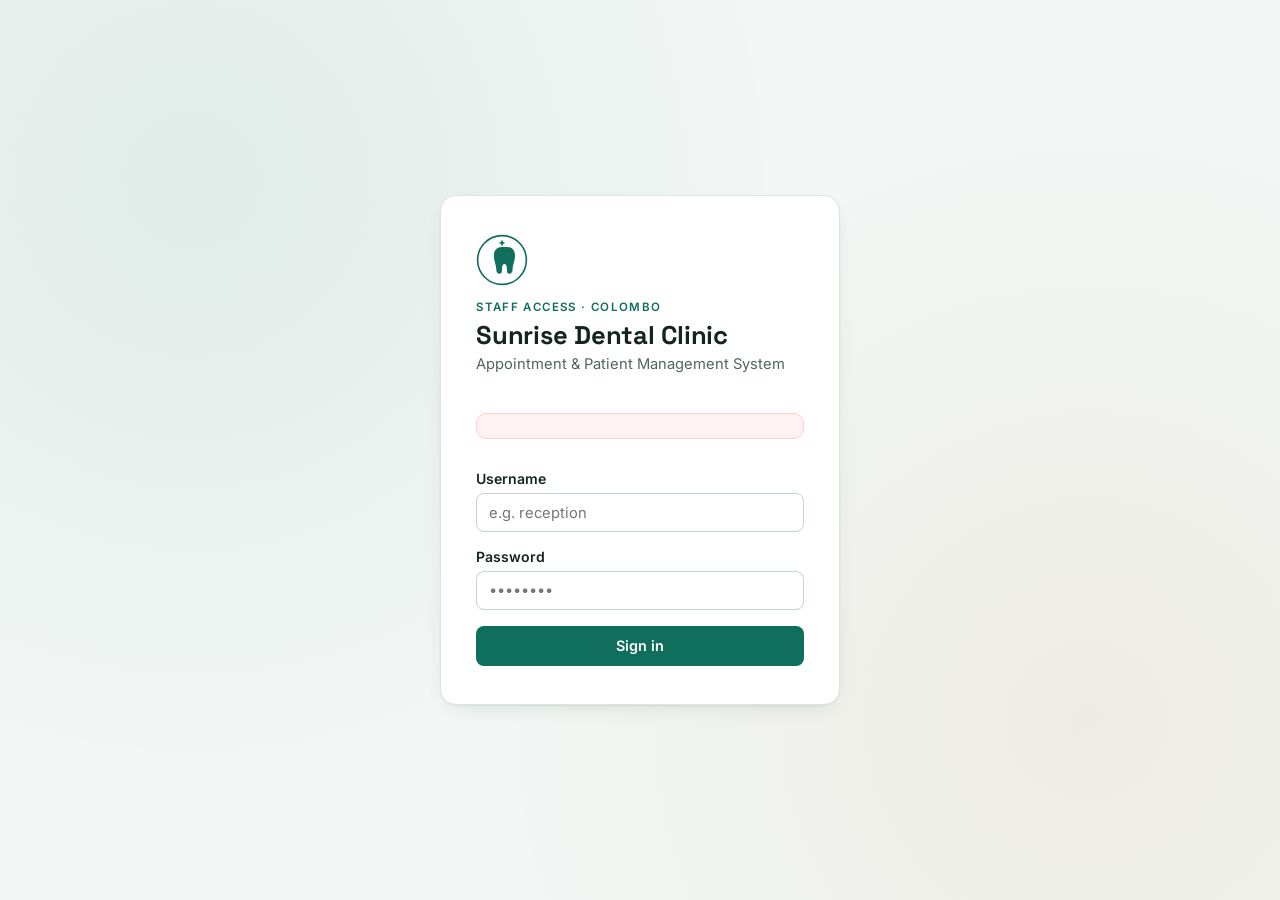
<file: src/main/webapp/index.html>
<!DOCTYPE html>
<html lang="en">
<head>
<meta charset="UTF-8">
<meta name="viewport" content="width=device-width, initial-scale=1.0">
<title>Sunrise Dental Clinic — Appointment &amp; Patient Management</title>
<link rel="preconnect" href="https://fonts.googleapis.com">
<link href="https://fonts.googleapis.com/css2?family=Space+Grotesk:wght@500;600;700&family=Inter:wght@400;500;600;700&family=JetBrains+Mono:wght@500;600&display=swap" rel="stylesheet">
<link rel="stylesheet" href="style.css">
</head>
<body>

<!-- ======================= TOAST ======================= -->
<div id="toastHost" class="toast-host" aria-live="polite"></div>

<!-- ======================= LOGIN SCREEN ======================= -->
<section id="loginScreen" class="login-screen">
  <div class="login-panel">
    <div class="brand-mark" aria-hidden="true">
      <svg viewBox="0 0 64 64" width="52" height="52">
        <circle cx="32" cy="32" r="30" fill="none" stroke="currentColor" stroke-width="2"/>
        <path d="M32 16c-6 0-10 4-10 10 0 8 3 11 3 18 0 3 2 5 4 5s3-2 3-6 1-6 3-6 3 2 3 6 1 6 3 6 4-2 4-5c0-7 3-10 3-18 0-6-4-10-10-10z" fill="currentColor"/>
        <line x1="32" y1="8" x2="32" y2="14" stroke="currentColor" stroke-width="2"/>
        <line x1="29" y1="11" x2="35" y2="11" stroke="currentColor" stroke-width="2"/>
      </svg>
    </div>
    <p class="eyebrow">Staff access · Colombo</p>
    <h1>Sunrise Dental Clinic</h1>
    <p class="login-sub">Appointment &amp; Patient Management System</p>

    <form id="loginForm" class="login-form" action="/Sunrise-Dental/login" method="POST">
      <div id="loginMessage" class="login-message" ></div>


      <label class="field">
        <span class="field-label">Username</span>
        <input type="text" id="loginUsername"  name="username" autocomplete="username" placeholder="e.g. reception" required>
      </label>
      <label class="field">
        <span class="field-label">Password</span>
        <input type="password" id="loginPassword"  name="password" autocomplete="current-password" placeholder="••••••••" required>
      </label>
      <button type="submit" class="btn btn-primary btn-block">Sign in</button>
    </form>

    
  </div>
</section>
<script>
  document.getElementById("loginForm").addEventListener("submit", function(e) {

    e.preventDefault();

    const username = document.getElementById("loginUsername").value;
    const password = document.getElementById("loginPassword").value;

    const message = document.getElementById("loginMessage");

    fetch("login", {
      method: "POST",
      headers: {
        "Content-Type": "application/x-www-form-urlencoded"
      },
      body: new URLSearchParams({
        username: username,
        password: password
      })
    })
            .then(response => response.json())
            .then(data => {

              if (data.success) {

                message.innerHTML =
                        '<div class="alert alert-success">Login Successful!</div>';

                setTimeout(function() {

                  if (data.role === "admin") {
                    window.location.href = "admin-dashboard.html";
                  } else {
                    window.location.href = "staff_dashboard.html";
                  }

                }, 1000);

              } else {

                message.className = "login-message error";
                message.innerHTML = "⚠ Invalid Username or Password";
              }

            })
            .catch(error => {

              console.error(error);

              message.innerHTML =
                      '<div class="alert alert-danger">Something went wrong. Please try again.</div>';
            });
  });
</script>
</body>
</html>
</file>
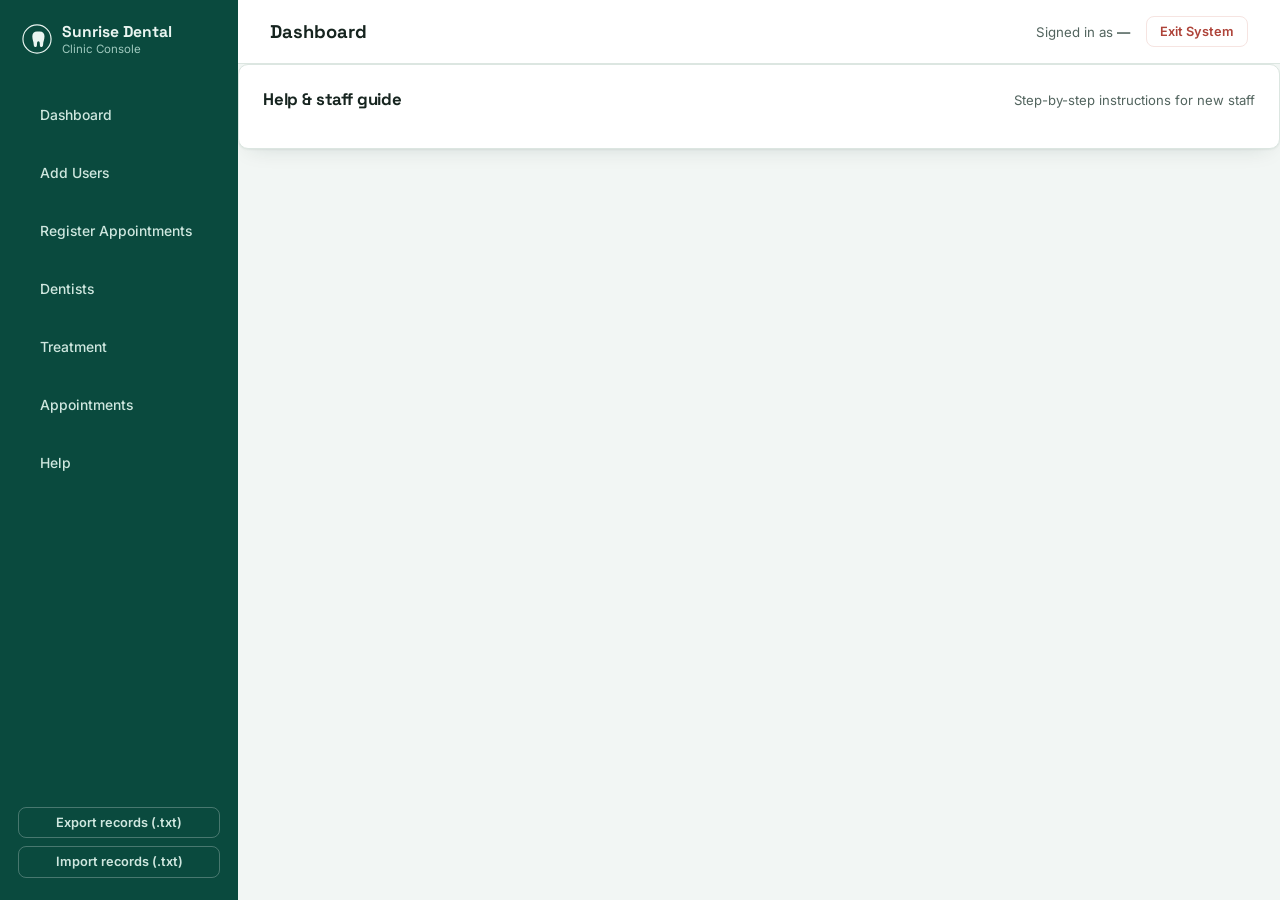
<file: src/main/webapp/admin-help.html>
<!DOCTYPE html>
<html lang="en">
<head>
    <meta charset="UTF-8">
    <meta name="viewport" content="width=device-width, initial-scale=1.0">
    <title>Sunrise Dental Clinic — Appointment &amp; Patient Management</title>
    <link rel="preconnect" href="https://fonts.googleapis.com">
    <link href="https://fonts.googleapis.com/css2?family=Space+Grotesk:wght@500;600;700&family=Inter:wght@400;500;600;700&family=JetBrains+Mono:wght@500;600&display=swap" rel="stylesheet">
    <link rel="stylesheet" href="style.css">
</head>
<body>
<!-- ======================= TOAST ======================= -->
<div id="toastHost" class="toast-host" aria-live="polite"></div>
<!-- ======================= APP SHELL ======================= -->
<div id="appShell" class="app-shell">


    <aside class="sidebar">
        <div class="sidebar-brand">
            <svg viewBox="0 0 64 64" width="30" height="30" aria-hidden="true">
                <circle cx="32" cy="32" r="30" fill="none" stroke="currentColor" stroke-width="2.5"/>
                <path d="M32 16c-6 0-10 4-10 10 0 8 3 11 3 18 0 3 2 5 4 5s3-2 3-6 1-6 3-6 3 2 3 6 1 6 3 6 4-2 4-5c0-7 3-10 3-18 0-6-4-10-10-10z" fill="currentColor"/>
            </svg>
            <div>
                <strong>Sunrise Dental</strong>
                <span>Clinic Console</span>
            </div>
        </div>

        <nav class="sidebar-nav" id="sidebarNav">
            <button class="nav-item"><a href="admin-dashboard.html" class="nav-item active">Dashboard</a></button>
            <button class="nav-item"><a href="users.html" class="nav-item active">Add Users</a>
            </button>
            <button class="nav-item"><a href="admin-registerAppoinment.html" class="nav-item active">Register Appointments</a></button>
            <button class="nav-item" data-view="register"><a href="admin-dentist.html" class="nav-item active">Dentists</a>
            </button>
            <button class="nav-item" data-view="register"><a href="admin-treatment.html" class="nav-item active">Treatment</a>
            </button>
            <button class="nav-item" data-view="all"><a href="admin-appointments.html" class="nav-item active">Appointments</a>
            </button>

            <button class="nav-item" data-view="help"><a href="admin-help.html" class="nav-item active">Help</a>
            </button>
        </nav>

        <div class="sidebar-footer">
            <button id="exportBtn" class="btn btn-ghost btn-small btn-block">Export records (.txt)</button>
            <label class="btn btn-ghost btn-small btn-block file-import">
                Import records (.txt)
                <input type="file" id="importFile" accept=".txt,.csv" hidden>
            </label>
        </div>
    </aside>

    <div class="main-col">
        <header class="topbar">
            <div class="topbar-title" id="viewTitle">Dashboard</div>
            <div class="topbar-right">
                <span class="staff-chip">Signed in as <strong id="staffName">—</strong></span>
                <button id="exitBtn" class="btn btn-danger-outline btn-small">Exit System</button>
            </div>
        </header>

        <!-- ---------- HELP ---------- -->
        <section class="view" id="view-help" >
            <div class="panel">
                <div class="panel-head">
                    <h2>Help &amp; staff guide</h2>
                    <span class="panel-sub">Step-by-step instructions for new staff</span>
                </div>
                <ol class="help-steps" id="helpSteps"></ol>
            </div>
        </section>

    </div>
</div>
</body>
</html>
</file>
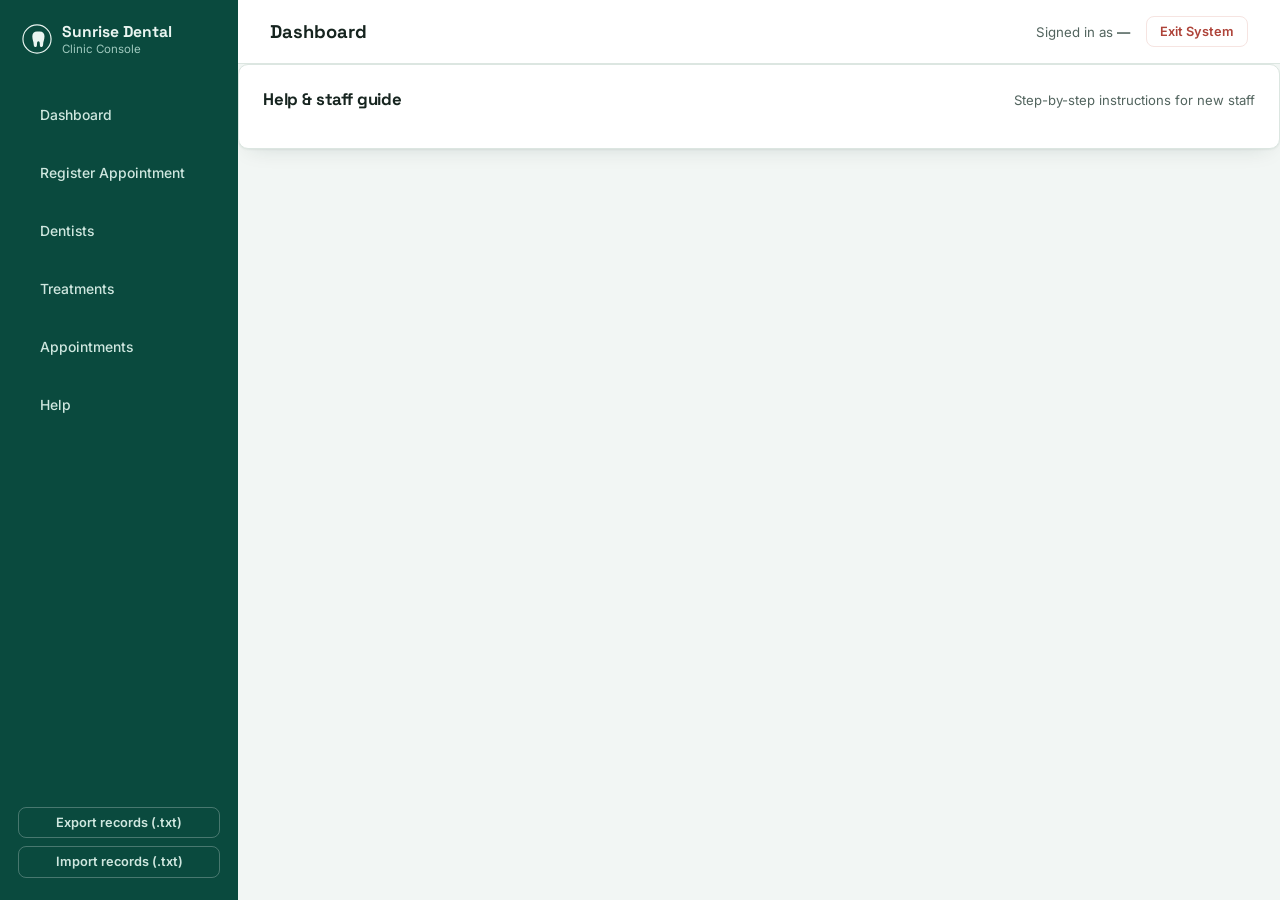
<file: src/main/webapp/staff-help.html>
<!DOCTYPE html>
<html lang="en">
<head>
    <meta charset="UTF-8">
    <meta name="viewport" content="width=device-width, initial-scale=1.0">
    <title>Sunrise Dental Clinic — Appointment &amp; Patient Management</title>
    <link rel="preconnect" href="https://fonts.googleapis.com">
    <link href="https://fonts.googleapis.com/css2?family=Space+Grotesk:wght@500;600;700&family=Inter:wght@400;500;600;700&family=JetBrains+Mono:wght@500;600&display=swap" rel="stylesheet">
    <link rel="stylesheet" href="style.css">
</head>
<body>
<!-- ======================= TOAST ======================= -->
<div id="toastHost" class="toast-host" aria-live="polite"></div>
<!-- ======================= APP SHELL ======================= -->
<div id="appShell" class="app-shell">


    <aside class="sidebar">
        <div class="sidebar-brand">
            <svg viewBox="0 0 64 64" width="30" height="30" aria-hidden="true">
                <circle cx="32" cy="32" r="30" fill="none" stroke="currentColor" stroke-width="2.5"/>
                <path d="M32 16c-6 0-10 4-10 10 0 8 3 11 3 18 0 3 2 5 4 5s3-2 3-6 1-6 3-6 3 2 3 6 1 6 3 6 4-2 4-5c0-7 3-10 3-18 0-6-4-10-10-10z" fill="currentColor"/>
            </svg>
            <div>
                <strong>Sunrise Dental</strong>
                <span>Clinic Console</span>
            </div>
        </div>

        <nav class="sidebar-nav" id="sidebarNav">
            <button class="nav-item"><a href="staff_dashboard.html" class="nav-item active">Dashboard</a></button>
            <button class="nav-item"><a href="staff-registerAppoinment.html" class="nav-item active">Register Appointment</a></button>
            <button class="nav-item" data-view="register"><a href="staff-dentist.html" class="nav-item active">Dentists</a>
            </button>
            <button class="nav-item" data-view="register"><a href="staff-treatment.html" class="nav-item active">Treatments</a>
            </button>
            <button class="nav-item" data-view="all"><a href="staff-appointment.html" class="nav-item active">Appointments</a>
            </button>
            <button class="nav-item" data-view="help"><a href="staff-help.html" class="nav-item active">Help</a></button>
        </nav>

        <div class="sidebar-footer">
            <button id="exportBtn" class="btn btn-ghost btn-small btn-block">Export records (.txt)</button>
            <label class="btn btn-ghost btn-small btn-block file-import">
                Import records (.txt)
                <input type="file" id="importFile" accept=".txt,.csv" hidden>
            </label>
        </div>
    </aside>

    <div class="main-col">
        <header class="topbar">
            <div class="topbar-title" id="viewTitle">Dashboard</div>
            <div class="topbar-right">
                <span class="staff-chip">Signed in as <strong id="staffName">—</strong></span>
                <button id="exitBtn" class="btn btn-danger-outline btn-small">Exit System</button>
            </div>
        </header>

<!-- ---------- HELP ---------- -->
<section class="view" id="view-help" >
    <div class="panel">
        <div class="panel-head">
            <h2>Help &amp; staff guide</h2>
            <span class="panel-sub">Step-by-step instructions for new staff</span>
        </div>
        <ol class="help-steps" id="helpSteps"></ol>
    </div>
</section>

</div>
</div>
</body>
</html>
</file>
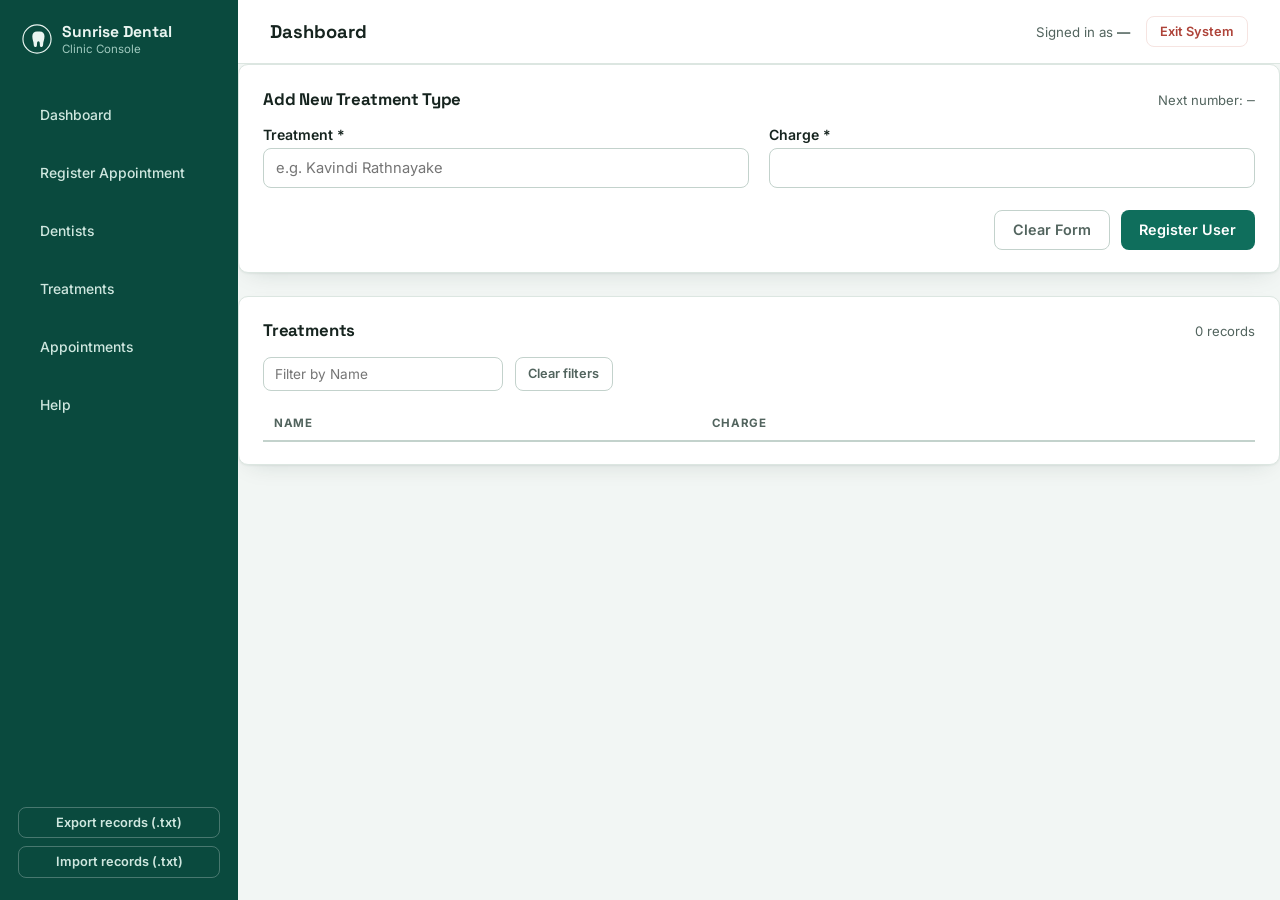
<file: src/main/webapp/staff-treatment.html>
<!DOCTYPE html>
<html lang="en">
<head>
    <meta charset="UTF-8">
    <meta name="viewport" content="width=device-width, initial-scale=1.0">
    <title>ManageTreatments</title>
    <link rel="preconnect" href="https://fonts.googleapis.com">
    <link href="https://fonts.googleapis.com/css2?family=Space+Grotesk:wght@500;600;700&family=Inter:wght@400;500;600;700&family=JetBrains+Mono:wght@500;600&display=swap" rel="stylesheet">
    <link rel="stylesheet" href="style.css">
</head>
<body>

<!-- ======================= TOAST ======================= -->
<div id="toastHost" class="toast-host" aria-live="polite"></div>
<!-- ======================= APP SHELL ======================= -->
<div id="appShell" class="app-shell">


    <aside class="sidebar">
        <div class="sidebar-brand">
            <svg viewBox="0 0 64 64" width="30" height="30" aria-hidden="true">
                <circle cx="32" cy="32" r="30" fill="none" stroke="currentColor" stroke-width="2.5"/>
                <path d="M32 16c-6 0-10 4-10 10 0 8 3 11 3 18 0 3 2 5 4 5s3-2 3-6 1-6 3-6 3 2 3 6 1 6 3 6 4-2 4-5c0-7 3-10 3-18 0-6-4-10-10-10z" fill="currentColor"/>
            </svg>
            <div>
                <strong>Sunrise Dental</strong>
                <span>Clinic Console</span>
            </div>
        </div>

        <nav class="sidebar-nav" id="sidebarNav">
            <button class="nav-item"><a href="staff_dashboard.html" class="nav-item active">Dashboard</a></button>
            <button class="nav-item"><a href="staff-registerAppoinment.html" class="nav-item active">Register Appointment</a></button>
            <button class="nav-item" data-view="register"><a href="staff-dentist.html" class="nav-item active">Dentists</a>
            </button>
            <button class="nav-item" data-view="register"><a href="staff-treatment.html" class="nav-item active">Treatments</a>
            </button>
            <button class="nav-item" data-view="all"><a href="staff-appointment.html" class="nav-item active">Appointments</a>
            </button>
            <button class="nav-item" data-view="help"><a href="staff-help.html" class="nav-item active">Help</a></button>
        </nav>

        <div class="sidebar-footer">
            <button id="exportBtn" class="btn btn-ghost btn-small btn-block">Export records (.txt)</button>
            <label class="btn btn-ghost btn-small btn-block file-import">
                Import records (.txt)
                <input type="file" id="importFile" accept=".txt,.csv" hidden>
            </label>
        </div>
    </aside>

    <div class="main-col">
        <header class="topbar">
            <div class="topbar-title" id="viewTitle">Dashboard</div>
            <div class="topbar-right">
                <span class="staff-chip">Signed in as <strong id="staffName">—</strong></span>
                <button id="exitBtn" class="btn btn-danger-outline btn-small">Exit System</button>
            </div>
        </header>

        <!-- ---------- REGISTER ---------- -->
        <section class="view" id="view-register">
            <div class="panel">
                <div class="panel-head">
                    <h2>Add New Treatment Type</h2>
                    <span class="panel-sub">Next number: <span class="mono" id="nextApptNo">—</span></span>
                </div>

                <form action="/Sunrise-Dental/treatment" method="POST" class="grid-form">

                    <!-- FULL NAME -->
                    <label class="field">
                        <span class="field-label">Treatment *</span>

                        <input type="text"
                               id="name"
                               name="name"
                               placeholder="e.g. Kavindi Rathnayake"
                        >

                    </label>

                    <!-- CONTACT -->
                    <label class="field">
                        <span class="field-label">Charge *</span>

                        <input type="tel"
                               id="username"
                               name="charge"
                               placeholder=""
                        >

                    </label>


                    <!-- BUTTONS -->
                    <div class="form-actions field-wide">

                        <button type="reset"
                                class="btn btn-ghost">
                            Clear Form
                        </button>

                        <button type="submit"
                                class="btn btn-primary">
                            Register User
                        </button>

                    </div>

                </form>
            </div>
        </section>

        <!-- ---------- ALL DENTISTS ---------- -->
        <section class="view" id="view-all" >
            <div class="panel">
                <div class="panel-head">
                    <h2>Treatments</h2>
                    <span class="panel-sub" id="allCount">0 records</span>
                </div>
                <div class="table-filters">
                    <input type="text" id="filterDentist" placeholder="Filter by Name">

                    <button id="clearFilters" class="btn btn-ghost btn-small">Clear filters</button>
                </div>
                <div class="table-wrap">
                    <table class="data-table" >
                        <thead>
                        <tr>
                            <th>Name</th><th>Charge</th>
                        </tr>
                        </thead>
                        <tbody id="allTableBody"></tbody>
                    </table>
                </div>
            </div>
        </section>
    </div>
</div>
</body>
</html>
</file>
<file: src/main/webapp/style.css>
/* ==========================================================================
   Sunrise Dental Clinic — Design tokens
   Palette: clinical porcelain + deep surgical teal + warm amber accent.
   Type: Space Grotesk (structural headings) / Inter (data-dense body) /
         JetBrains Mono (chart numbers, currency, IDs).
   ========================================================================== */
:root{
  --porcelain:#F2F6F4;
  --panel:#FFFFFF;
  --ink:#16241F;
  --ink-soft:#52645E;
  --ink-faint:#8A9A94;
  --teal:#0F6E5C;
  --teal-deep:#0A4A3E;
  --teal-soft:#E1F1EC;
  --amber:#B8722A;
  --amber-soft:#F7E9D8;
  --brick:#AE4339;
  --brick-soft:#F6E4E1;
  --line:#DCE6E1;
  --line-strong:#C3D2CC;
  --shadow:0 1px 2px rgba(15,45,38,.06), 0 8px 24px -12px rgba(15,45,38,.18);
  --radius:10px;
  --font-head:'Space Grotesk',system-ui,sans-serif;
  --font-body:'Inter',system-ui,sans-serif;
  --font-mono:'JetBrains Mono',ui-monospace,monospace;
}

*{box-sizing:border-box;}
html,body{height:100%;}
body{
  margin:0;
  font-family:var(--font-body);
  color:var(--ink);
  background:var(--porcelain);
  -webkit-font-smoothing:antialiased;
}
h1,h2,h3{font-family:var(--font-head); margin:0; letter-spacing:-0.01em;}
.mono{font-family:var(--font-mono);}
button{font-family:inherit; cursor:pointer;}
input,select{font-family:inherit;}

/* ---------------------------- Buttons ---------------------------- */
.btn{
  appearance:none; border:1px solid transparent; border-radius:8px;
  padding:.65rem 1.1rem; font-size:.9rem; font-weight:600; transition:.15s ease;
  display:inline-flex; align-items:center; justify-content:center; gap:.4rem;
}
.btn-block{width:100%;}
.btn-small{padding:.45rem .8rem; font-size:.8rem;}
.btn-primary{background:var(--teal); color:#fff;}
.btn-primary:hover{background:var(--teal-deep);}
.btn-secondary{background:var(--teal-soft); color:var(--teal-deep);}
.btn-secondary:hover{background:#cfe9e0;}
.btn-ghost{background:transparent; color:var(--ink-soft); border-color:var(--line-strong);}
.btn-ghost:hover{background:#fff; color:var(--ink);}
.btn-danger{background:var(--brick); color:#fff;}
.btn-danger:hover{background:#8f362e;}
.btn-danger-outline{background:transparent; color:var(--brick); border-color:var(--brick-soft);}
.btn-danger-outline:hover{background:var(--brick-soft);}
.file-import{position:relative; overflow:hidden;}

/* ---------------------------- Toast ---------------------------- */
.toast-host{position:fixed; top:18px; right:18px; z-index:999; display:flex; flex-direction:column; gap:8px;}
.toast{
  background:var(--ink); color:#fff; padding:.7rem 1rem; border-radius:8px;
  font-size:.85rem; box-shadow:var(--shadow); animation:slideIn .2s ease;
  max-width:320px;
}
.toast.success{background:var(--teal-deep);}
.toast.error{background:var(--brick);}
@keyframes slideIn{from{transform:translateX(20px); opacity:0;} to{transform:translateX(0); opacity:1;}}

/* ============================== LOGIN ============================== */
.login-screen{
  min-height:100vh; display:flex; align-items:center; justify-content:center;
  background:
    radial-gradient(circle at 15% 20%, rgba(15,110,92,.08), transparent 45%),
    radial-gradient(circle at 85% 80%, rgba(184,114,42,.08), transparent 45%),
    var(--porcelain);
  padding:2rem;
}
.login-panel{
  width:100%; max-width:400px; background:var(--panel); border:1px solid var(--line);
  border-radius:16px; padding:2.4rem 2.2rem; box-shadow:var(--shadow);
}
.brand-mark{color:var(--teal); margin-bottom:.6rem;}
.eyebrow{
  text-transform:uppercase; letter-spacing:.12em; font-size:.72rem; font-weight:600;
  color:var(--teal); margin:0 0 .3rem;
}
.login-panel h1{font-size:1.6rem; margin-bottom:.25rem;}
.login-sub{color:var(--ink-soft); font-size:.92rem; margin:0 0 1.6rem;}
.login-form{display:flex; flex-direction:column; gap:1rem;}
.demo-creds{margin-top:1.4rem; font-size:.78rem; color:var(--ink-soft);}
.demo-creds summary{cursor:pointer; font-weight:600;}
.demo-creds table{width:100%; margin-top:.6rem; border-collapse:collapse;}
.demo-creds td{padding:.25rem .3rem; border-bottom:1px dashed var(--line);}

/* ---------------------------- Fields ---------------------------- */
.field{display:flex; flex-direction:column; gap:.35rem; font-size:.88rem;}
.field-label{font-weight:600; color:var(--ink);}
.field input, .field select{
  border:1px solid var(--line-strong); border-radius:8px; padding:.6rem .75rem;
  font-size:.92rem; background:#fff; color:var(--ink); outline:none; transition:.15s;
}
.field input:focus, .field select:focus{border-color:var(--teal); box-shadow:0 0 0 3px var(--teal-soft);}
.field input:invalid[data-touched="true"]{border-color:var(--brick);}
.field-hint{font-size:.76rem; color:var(--ink-faint);}
.field-error{font-size:.78rem; color:var(--brick); min-height:1em;}
.form-error{
  background:var(--brick-soft); color:var(--brick); border-radius:8px; padding:.55rem .75rem;
  font-size:.82rem; margin:0;
}

/* ============================== APP SHELL ============================== */
.app-shell{display:flex; min-height:100vh;}
.sidebar{
  width:238px; flex-shrink:0; background:var(--teal-deep); color:#fff;
  display:flex; flex-direction:column; padding:1.4rem 1.1rem; position:sticky; top:0; height:100vh;
}
.sidebar-brand{display:flex; align-items:center; gap:.6rem; padding:0 .3rem .3rem; color:#EAF5F1;}
.sidebar-brand strong{display:block; font-family:var(--font-head); font-size:.98rem;}
.sidebar-brand span{display:block; font-size:.72rem; color:#9FC9BE;}
.sidebar-nav{display:flex; flex-direction:column; gap:.15rem; margin-top:1.6rem; flex:1;}
.nav-item{
  display:flex; align-items:center; gap:.55rem; background:transparent; border:none;
  color:#CFE7DF; text-align:left; padding:.62rem .7rem; border-radius:8px; font-size:.87rem;
  font-weight:500; transition:.15s;
}
.nav-item a{
  color:#CFE7DF;
  text-decoration:none;
}

.nav-item:hover{background:rgba(255,255,255,.06); color:#fff;}
.nav-item[aria-current="page"]{background:#fff; color:var(--teal-deep); font-weight:700;}
.nav-num{font-family:var(--font-mono); font-size:.72rem; opacity:.65; width:1.4em;}
.sidebar-footer{display:flex; flex-direction:column; gap:.5rem; margin-top:1rem;}
.sidebar-footer .btn-ghost{color:#CFE7DF; border-color:rgba(255,255,255,.25);}
.sidebar-footer .btn-ghost:hover{background:rgba(255,255,255,.08); color:#fff;}

.main-col{flex:1; min-width:0; display:flex; flex-direction:column;}
.topbar{
  display:flex; align-items:center; justify-content:space-between; padding:1rem 2rem;
  background:var(--panel); border-bottom:1px solid var(--line); position:sticky; top:0; z-index:10;
}
.topbar-title{font-family:var(--font-head); font-weight:700; font-size:1.15rem;}
.topbar-right{display:flex; align-items:center; gap:1rem;}
.staff-chip{font-size:.83rem; color:var(--ink-soft);}
.content{padding:1.8rem 2rem 3rem; max-width:1100px;}
.view[hidden]{display:none;}

/* ---------------------------- Dashboard ---------------------------- */
.stat-grid{display:grid; grid-template-columns:repeat(4,1fr); gap:1rem; margin-bottom:1.6rem;}
.stat-card{
  background:var(--panel); border:1px solid var(--line); border-radius:var(--radius);
  padding:1.1rem 1.2rem; display:flex; flex-direction:column; gap:.4rem; box-shadow:var(--shadow);
}
.stat-card.accent{background:var(--teal-deep); border-color:var(--teal-deep);}
.stat-card.accent .stat-label{color:#AEDACE;}
.stat-card.accent .stat-value{color:#fff;}
.stat-label{font-size:.78rem; color:var(--ink-soft); text-transform:uppercase; letter-spacing:.05em;}
.stat-value{font-family:var(--font-head); font-size:1.6rem; font-weight:700;}

.panel{
  background:var(--panel); border:1px solid var(--line); border-radius:var(--radius);
  padding:1.4rem 1.5rem; margin-bottom:1.4rem; box-shadow:var(--shadow);
}
.panel-head{display:flex; align-items:baseline; justify-content:space-between; margin-bottom:1rem; flex-wrap:wrap; gap:.4rem;}
.panel-head h2{font-size:1.05rem;}
.panel-sub{font-size:.82rem; color:var(--ink-soft);}

.today-list{display:flex; flex-direction:column; gap:.5rem;}
.today-row{
  display:grid; grid-template-columns:90px 1fr 140px 110px; gap:.8rem; align-items:center;
  padding:.6rem .7rem; border:1px solid var(--line); border-radius:8px; font-size:.85rem;
}
.today-empty{color:var(--ink-faint); font-size:.88rem; padding:.4rem 0;}
.quick-actions{display:flex; gap:.7rem; flex-wrap:wrap;}

/* ---------------------------- Forms (register) ---------------------------- */
.grid-form{display:grid; grid-template-columns:1fr 1fr; gap:1rem 1.2rem;}
.field-wide{grid-column:1 / -1;}
.form-actions{display:flex; justify-content:flex-end; gap:.7rem; margin-top:.4rem;}
.form-actions.field-wide{justify-content:flex-end;}

.inline-form{display:flex; gap:.8rem; align-items:flex-end; margin-bottom:1rem; flex-wrap:wrap;}
.field-grow{flex:1; min-width:220px;}

/* ---------------------------- Search result ---------------------------- */
.search-result{margin-top:.5rem;}
.result-card{
  border:1px solid var(--line); border-radius:var(--radius); padding:1.1rem 1.3rem;
  background:var(--teal-soft);
}
.result-card h3{font-size:1rem; margin-bottom:.7rem; color:var(--teal-deep);}
.result-grid{display:grid; grid-template-columns:1fr 1fr; gap:.5rem 1.4rem; font-size:.87rem;}
.result-grid dt{color:var(--ink-soft); font-size:.75rem; text-transform:uppercase; letter-spacing:.04em;}
.result-grid dd{margin:0 0 .5rem; font-weight:600;}
.empty-state{
  color:var(--ink-soft); font-size:.9rem; padding:1.2rem; text-align:center;
  border:1px dashed var(--line-strong); border-radius:var(--radius);
}

/* ---------------------------- Billing ---------------------------- */
.bill-grid{display:grid; grid-template-columns:1fr 320px; gap:1.4rem; align-items:start;}
.bill-details{font-size:.88rem;}
.bill-slip{
  border:1px dashed var(--line-strong); border-radius:10px; padding:1.1rem 1.2rem;
  background:repeating-linear-gradient(#fff,#fff 100%);
  position:relative;
}
.slip-head{display:flex; flex-direction:column; gap:.15rem; text-align:center; margin-bottom:.8rem; padding-bottom:.7rem; border-bottom:1px dashed var(--line-strong);}
.slip-head strong{font-family:var(--font-head); font-size:1rem;}
.slip-head span{font-size:.75rem; color:var(--ink-soft);}
.slip-rows{display:flex; flex-direction:column; gap:.35rem; font-size:.85rem; margin-bottom:.7rem;}
.slip-row{display:flex; justify-content:space-between;}
.slip-total{
  display:flex; justify-content:space-between; align-items:center; margin:.8rem 0 1rem;
  padding-top:.6rem; border-top:1px dashed var(--line-strong); font-size:.95rem;
}

/* ---------------------------- Table ---------------------------- */
.table-filters{display:flex; gap:.7rem; margin-bottom:1rem; flex-wrap:wrap;}
.table-filters input{border:1px solid var(--line-strong); border-radius:8px; padding:.5rem .7rem; font-size:.85rem;}
.table-wrap{overflow-x:auto;}
.data-table{width:100%; border-collapse:collapse; font-size:.85rem;}
.data-table th{
  text-align:left; padding:.6rem .7rem; border-bottom:2px solid var(--line-strong);
  color:var(--ink-soft); font-size:.72rem; text-transform:uppercase; letter-spacing:.05em;
}
.data-table td{padding:.6rem .7rem; border-bottom:1px solid var(--line);}
.data-table tr:hover td{background:var(--teal-soft);}

/* ---------------------------- Help ---------------------------- */
.help-steps{list-style:none; margin:0; padding:0; counter-reset:step; display:flex; flex-direction:column; gap:1rem;}
.help-steps li{
  display:grid; grid-template-columns:2.4rem 1fr; gap:1rem; padding:1rem 0; border-bottom:1px solid var(--line);
}
.help-steps li:last-child{border-bottom:none;}
.help-steps li::before{
  counter-increment:step; content:counter(step, decimal-leading-zero);
  font-family:var(--font-mono); font-size:1rem; color:var(--amber); font-weight:700;
}
.help-steps h4{margin:0 0 .3rem; font-size:.95rem;}
.help-steps p{margin:0; font-size:.86rem; color:var(--ink-soft); line-height:1.5;}

/* ---------------------------- Modal ---------------------------- */
.modal-overlay{
  position:fixed; inset:0; background:rgba(10,25,20,.45); display:flex; align-items:center;
  justify-content:center; z-index:1000; padding:1rem;
}
.modal{
  background:#fff; border-radius:14px; padding:1.6rem 1.7rem; max-width:380px; width:100%;
  box-shadow:var(--shadow);
}
.modal h3{margin-bottom:.5rem;}
.modal p{font-size:.88rem; color:var(--ink-soft); line-height:1.5;}

/* ---------------------------- Print receipt ---------------------------- */
.print-area{display:none;}
@media print{
  body *{visibility:hidden;}
  .print-area, .print-area *{visibility:visible;}
  .print-area{
    display:block; position:absolute; top:0; left:0; width:100%; padding:1rem;
    font-family:var(--font-body);
  }
  .print-slip{max-width:340px; margin:0 auto; border:1px dashed #333; padding:1.2rem;}
  .print-slip h2{font-family:var(--font-head); text-align:center; margin-bottom:.1rem;}
  .print-slip .sub{text-align:center; font-size:.8rem; margin-bottom:.8rem;}
  .print-row{display:flex; justify-content:space-between; font-size:.85rem; margin:.2rem 0;}
  .print-total{display:flex; justify-content:space-between; font-weight:700; border-top:1px dashed #333; margin-top:.5rem; padding-top:.5rem;}
}

/* ---------------------------- Responsive ---------------------------- */
@media (max-width: 900px){
  .stat-grid{grid-template-columns:repeat(2,1fr);}
  .grid-form{grid-template-columns:1fr;}
  .bill-grid{grid-template-columns:1fr;}
}
@media (max-width: 720px){
  .app-shell{flex-direction:column;}
  .sidebar{width:100%; height:auto; position:relative; flex-direction:row; flex-wrap:wrap; align-items:center;}
  .sidebar-nav{flex-direction:row; flex-wrap:wrap; margin-top:.8rem;}
  .sidebar-footer{flex-direction:row; margin-top:.8rem; flex-wrap:wrap;}
  .content{padding:1.2rem;}
  .today-row{grid-template-columns:1fr; gap:.2rem;}
}
#loginMessage {
  display: block !important;
  width: 100% !important;
  box-sizing: border-box !important;

  margin: 15px 0 !important;
  padding: 12px 15px !important;

  color: #b42318 !important;
  background-color: #fef3f2 !important;
  border: 1px solid #fecdca !important;
  border-radius: 10px !important;

  font-family: Inter, sans-serif !important;
  font-size: 14px !important;
  font-weight: 600 !important;
  text-align: center !important;

}
/* =========================
   EDIT USER MODAL
========================= */

.modal {
  display: none;
  position: fixed;

  top: 0;
  left: 0;

  width: 100vw;
  height: 100vh;

  background: rgba(0, 0, 0, 0.55);

  z-index: 99999;

  /* Center popup */
  align-items: center;
  justify-content: center;
}

.modal-content {
  width: 400px;
  max-width: 90%;

  background: #ffffff;

  padding: 25px;

  border-radius: 12px;

  box-shadow: 0 10px 40px rgba(0, 0, 0, 0.3);

  box-sizing: border-box;
}
</file>
